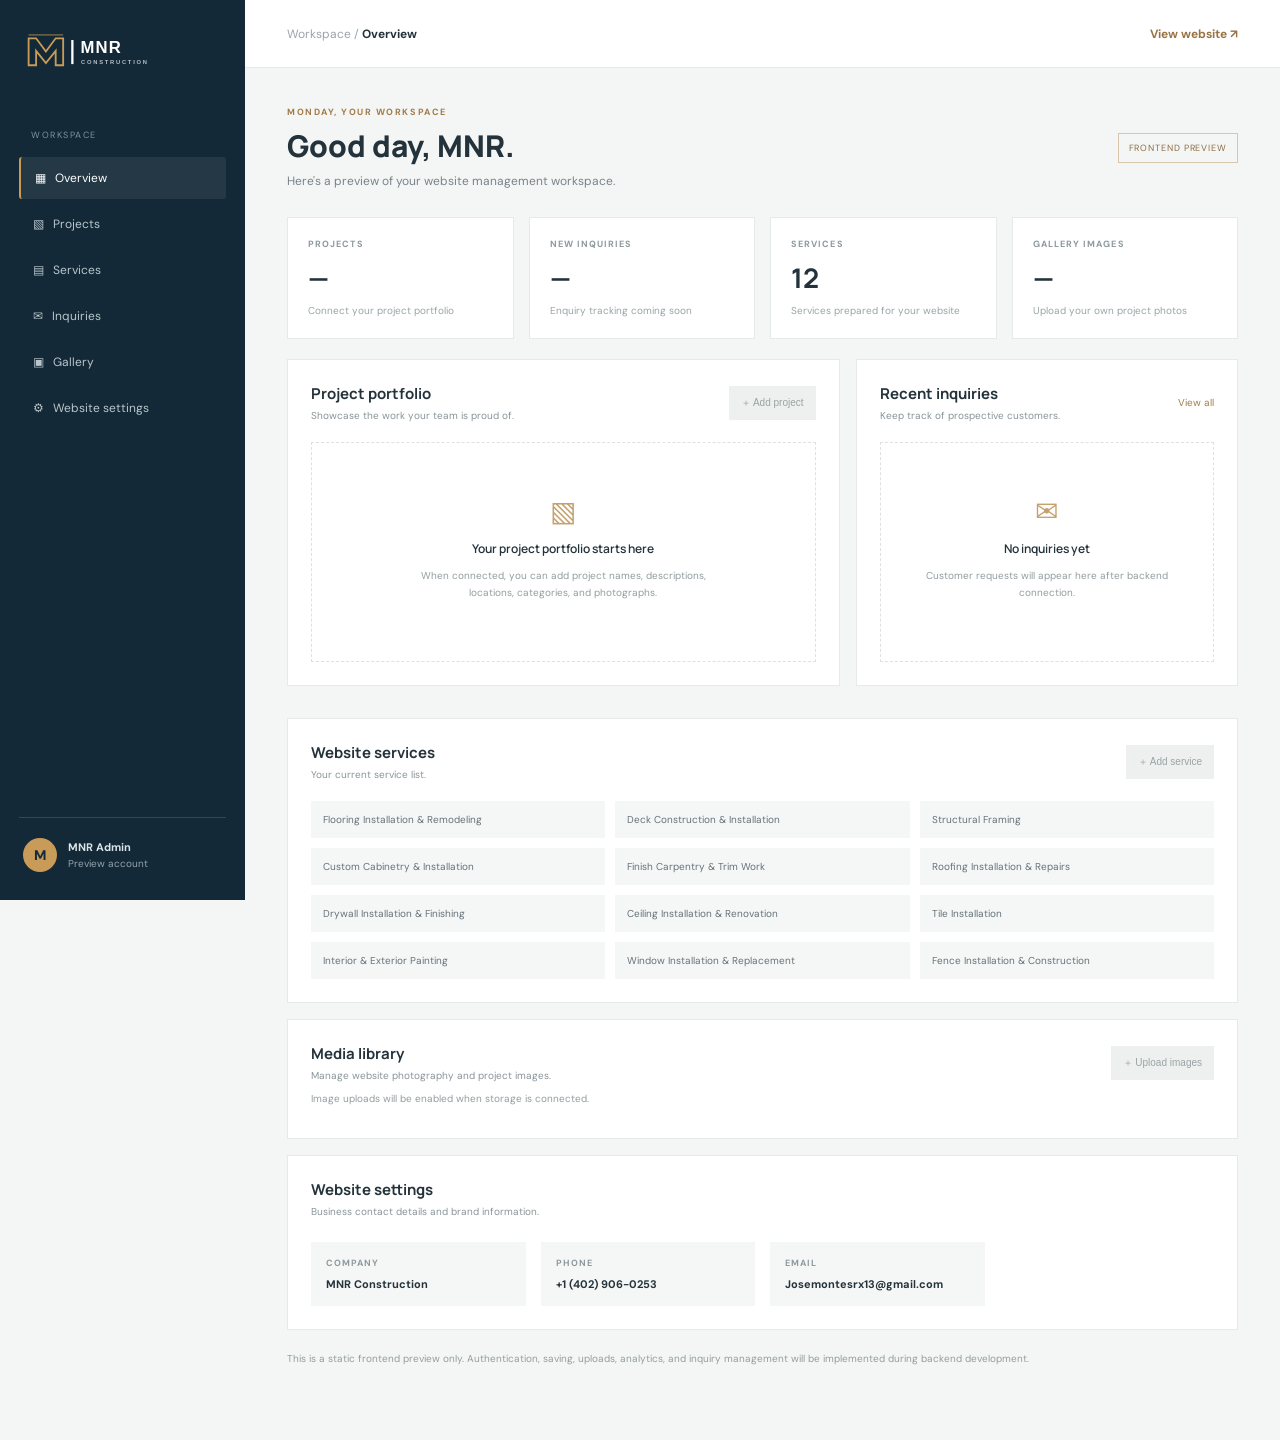
<file: admin.html>
<!DOCTYPE html><html lang="en"><head><meta charset="UTF-8"><meta name="viewport" content="width=device-width,initial-scale=1"><meta name="theme-color" content="#172b3a"><title>MNR Construction | Admin Preview</title><link rel="icon" href="assets/favicon.svg"><link href="https://fonts.googleapis.com/css2?family=DM+Sans:wght@400;500;600;700&family=Manrope:wght@500;600;700;800&display=swap" rel="stylesheet"><link rel="stylesheet" href="admin.css"></head><body><aside class="sidebar"><a href="index.html" class="side-brand"><img src="assets/mnr-logo-light.svg" alt="MNR Construction"></a><div class="side-label">WORKSPACE</div><a class="side-link selected" href="#overview">▦ &nbsp; Overview</a><a class="side-link" href="#projects">▧ &nbsp; Projects</a><a class="side-link" href="#services">▤ &nbsp; Services</a><a class="side-link" href="#inquiries">✉ &nbsp; Inquiries</a><a class="side-link" href="#gallery">▣ &nbsp; Gallery</a><a class="side-link" href="#settings">⚙ &nbsp; Website settings</a><div class="side-bottom"><span class="avatar">M</span><div><b>MNR Admin</b><small>Preview account</small></div></div></aside><main class="main"><header class="top"><div><span class="crumb">Workspace /</span> Overview</div><a href="index.html">View website ↗</a></header><section class="page" id="overview"><div class="welcome"><div><div class="eyebrow">MONDAY, YOUR WORKSPACE</div><h1>Good day, MNR.</h1><p>Here's a preview of your website management workspace.</p></div><span class="preview-tag">FRONTEND PREVIEW</span></div><div class="stats"><article><span>PROJECTS</span><b>—</b><small>Connect your project portfolio</small></article><article><span>NEW INQUIRIES</span><b>—</b><small>Enquiry tracking coming soon</small></article><article><span>SERVICES</span><b>12</b><small>Services prepared for your website</small></article><article><span>GALLERY IMAGES</span><b>—</b><small>Upload your own project photos</small></article></div><div class="content-grid"><section class="panel" id="projects"><div class="panel-head"><div><h2>Project portfolio</h2><p>Showcase the work your team is proud of.</p></div><button disabled>＋ Add project</button></div><div class="empty"><div class="empty-icon">▧</div><b>Your project portfolio starts here</b><p>When connected, you can add project names, descriptions, locations, categories, and photographs.</p></div></section><section class="panel" id="inquiries"><div class="panel-head"><div><h2>Recent inquiries</h2><p>Keep track of prospective customers.</p></div><a href="#inquiries">View all</a></div><div class="empty compact"><div class="empty-icon">✉</div><b>No inquiries yet</b><p>Customer requests will appear here after backend connection.</p></div></section></div><section class="panel service-panel" id="services"><div class="panel-head"><div><h2>Website services</h2><p>Your current service list.</p></div><button disabled>＋ Add service</button></div><div class="service-list"><span>Flooring Installation &amp; Remodeling</span><span>Deck Construction &amp; Installation</span><span>Structural Framing</span><span>Custom Cabinetry &amp; Installation</span><span>Finish Carpentry &amp; Trim Work</span><span>Roofing Installation &amp; Repairs</span><span>Drywall Installation &amp; Finishing</span><span>Ceiling Installation &amp; Renovation</span><span>Tile Installation</span><span>Interior &amp; Exterior Painting</span><span>Window Installation &amp; Replacement</span><span>Fence Installation &amp; Construction</span></div></section><section class="panel" id="gallery"><div class="panel-head"><div><h2>Media library</h2><p>Manage website photography and project images.</p></div><button disabled>＋ Upload images</button></div><p class="muted">Image uploads will be enabled when storage is connected.</p></section><section class="panel" id="settings"><div class="panel-head"><div><h2>Website settings</h2><p>Business contact details and brand information.</p></div></div><div class="settings-grid"><div><small>COMPANY</small><b>MNR Construction</b></div><div><small>PHONE</small><b>+1 (402) 906-0253</b></div><div><small>EMAIL</small><b>Josemontesrx13@gmail.com</b></div></div></section><p class="footnote">This is a static frontend preview only. Authentication, saving, uploads, analytics, and inquiry management will be implemented during backend development.</p></section></main></body></html>
</file>
<file: admin.css>
:root{--navy:#172b3a;--gold:#c89b58;--ink:#24333b;--muted:#77838a;--line:#e5e9e7;--bg:#f4f6f5}*{box-sizing:border-box}body{margin:0;background:var(--bg);font:14px 'DM Sans',Arial,sans-serif;color:var(--ink)}a{color:inherit;text-decoration:none}.sidebar{position:fixed;inset:0 auto 0 0;width:245px;background:#132938;color:#dce4e7;padding:28px 19px;display:flex;flex-direction:column}.side-brand img{width:190px;margin:0 0 50px 5px}.side-label{font-size:9px;letter-spacing:.17em;color:#81929a;margin:0 0 14px 12px}.side-link{padding:13px 14px;margin:2px 0;color:#b9c6ca;font-size:12px;border-radius:3px}.side-link.selected,.side-link:hover{background:#ffffff12;color:white}.side-link.selected{border-left:2px solid var(--gold)}.side-bottom{margin-top:auto;border-top:1px solid #ffffff22;padding:20px 4px 0;display:flex;align-items:center;gap:11px}.avatar{width:34px;height:34px;border-radius:50%;background:var(--gold);color:var(--navy);display:grid;place-items:center;font-weight:800}.side-bottom b,.side-bottom small{display:block}.side-bottom b{font-size:11px}.side-bottom small{font-size:10px;color:#93a3aa;margin-top:3px}.main{margin-left:245px}.top{height:68px;background:white;border-bottom:1px solid var(--line);display:flex;align-items:center;justify-content:space-between;padding:0 42px;font-size:12px;font-weight:700}.top a{color:#997344}.crumb{font-weight:400;color:#9aa4a7}.page{max-width:1200px;padding:38px 42px;margin:auto}.welcome{display:flex;justify-content:space-between;align-items:center;margin-bottom:28px}.eyebrow{font-size:9px;letter-spacing:.17em;color:#a27b48;font-weight:700}.welcome h1{font:800 30px Manrope,sans-serif;margin:7px 0}.welcome p{margin:0;color:var(--muted);font-size:12px}.preview-tag{font-size:9px;letter-spacing:.1em;color:#8d6d42;border:1px solid #d9c7ad;padding:8px 10px}.stats{display:grid;grid-template-columns:repeat(4,1fr);gap:15px;margin-bottom:20px}.stats article,.panel{background:white;border:1px solid var(--line)}.stats article{padding:20px}.stats article span,.settings-grid small{font-size:9px;letter-spacing:.12em;color:#8d999d;font-weight:700;display:block}.stats article b{font:700 27px Manrope;display:block;margin:9px 0 4px}.stats article small{font-size:10px;color:#9aa4a7}.content-grid{display:grid;grid-template-columns:1.3fr .9fr;gap:16px;margin-bottom:16px}.panel{padding:23px;margin-bottom:16px}.panel-head{display:flex;justify-content:space-between;align-items:center;gap:15px}.panel h2{font:700 15px Manrope;margin:0 0 5px}.panel-head p{font-size:10px;color:#899498;margin:0}.panel-head button{background:#edf0ee;border:0;padding:10px 12px;color:#9aa3a5;font-size:10px}.panel-head>a{font-size:10px;color:#a17c4b}.empty{min-height:220px;border:1px dashed #dce2df;margin-top:20px;display:flex;flex-direction:column;align-items:center;justify-content:center;text-align:center;padding:20px}.empty.compact{min-height:220px}.empty-icon{font-size:28px;color:#c5a16e;margin-bottom:10px}.empty b{font:600 12px Manrope}.empty p{font-size:10px;color:#929da0;max-width:290px;line-height:1.7}.service-list{display:grid;grid-template-columns:repeat(3,1fr);gap:10px;margin-top:20px}.service-list span{background:#f5f7f6;padding:12px;font-size:10px;color:#657278}.muted,.footnote{font-size:10px;color:#929da0}.settings-grid{display:grid;grid-template-columns:repeat(4,1fr);gap:15px;margin-top:24px}.settings-grid>div{background:#f5f7f6;padding:15px}.settings-grid b{font-size:11px;display:block;margin-top:8px}.footnote{padding:4px 0 25px;line-height:1.7}@media(max-width:900px){.sidebar{width:190px}.main{margin-left:190px}.page{padding:28px 22px}.top{padding:0 22px}.stats{grid-template-columns:repeat(2,1fr)}.content-grid{grid-template-columns:1fr}.settings-grid{grid-template-columns:repeat(2,1fr)}.service-list{grid-template-columns:repeat(2,1fr)}}@media(max-width:600px){.sidebar{position:static;width:auto;height:auto;padding:13px 18px}.side-brand img{width:155px;margin:0}.side-label,.side-link,.side-bottom{display:none}.main{margin:0}.top{height:50px;padding:0 18px}.page{padding:24px 15px}.welcome{align-items:flex-start;gap:12px;flex-direction:column}.welcome h1{font-size:26px}.stats{gap:9px}.stats article{padding:14px}.stats article b{font-size:22px}.panel{padding:17px}.service-list{grid-template-columns:1fr}.settings-grid{grid-template-columns:1fr 1fr}.preview-tag{font-size:8px}}
</file>
